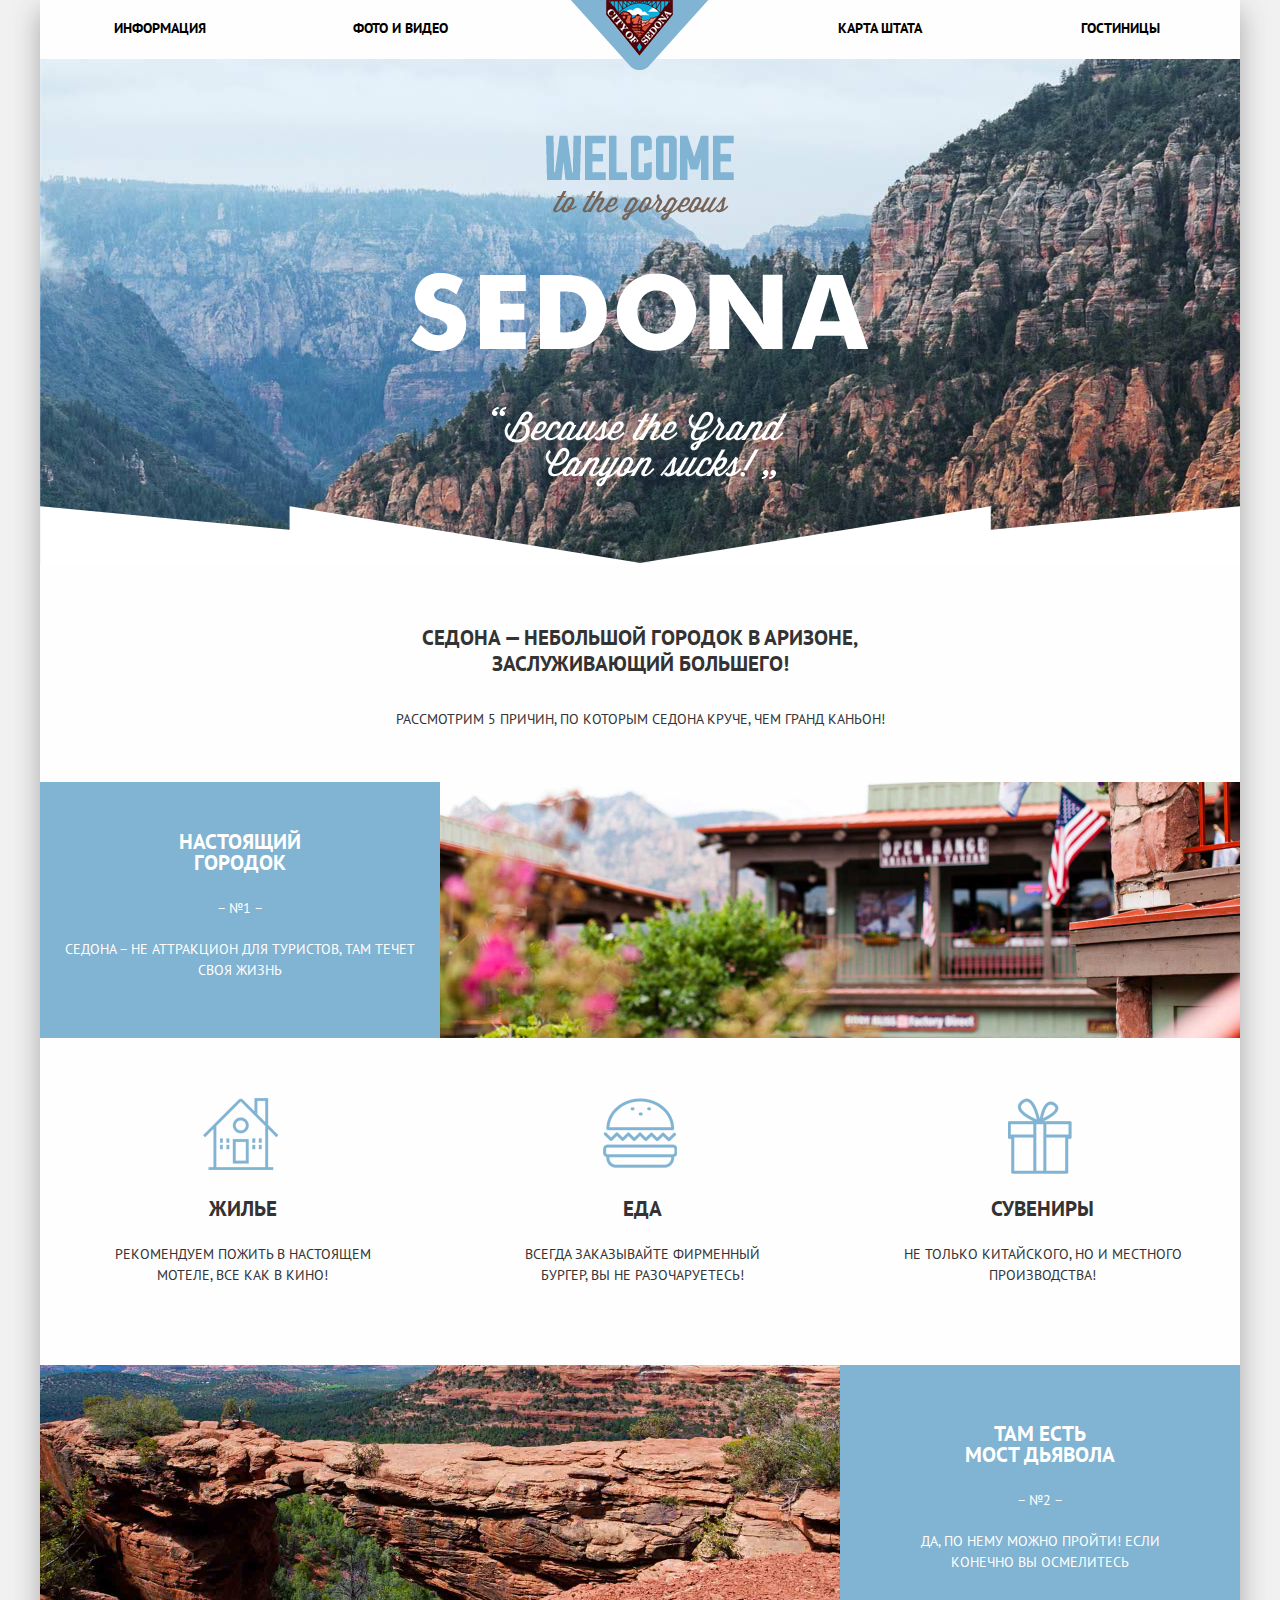
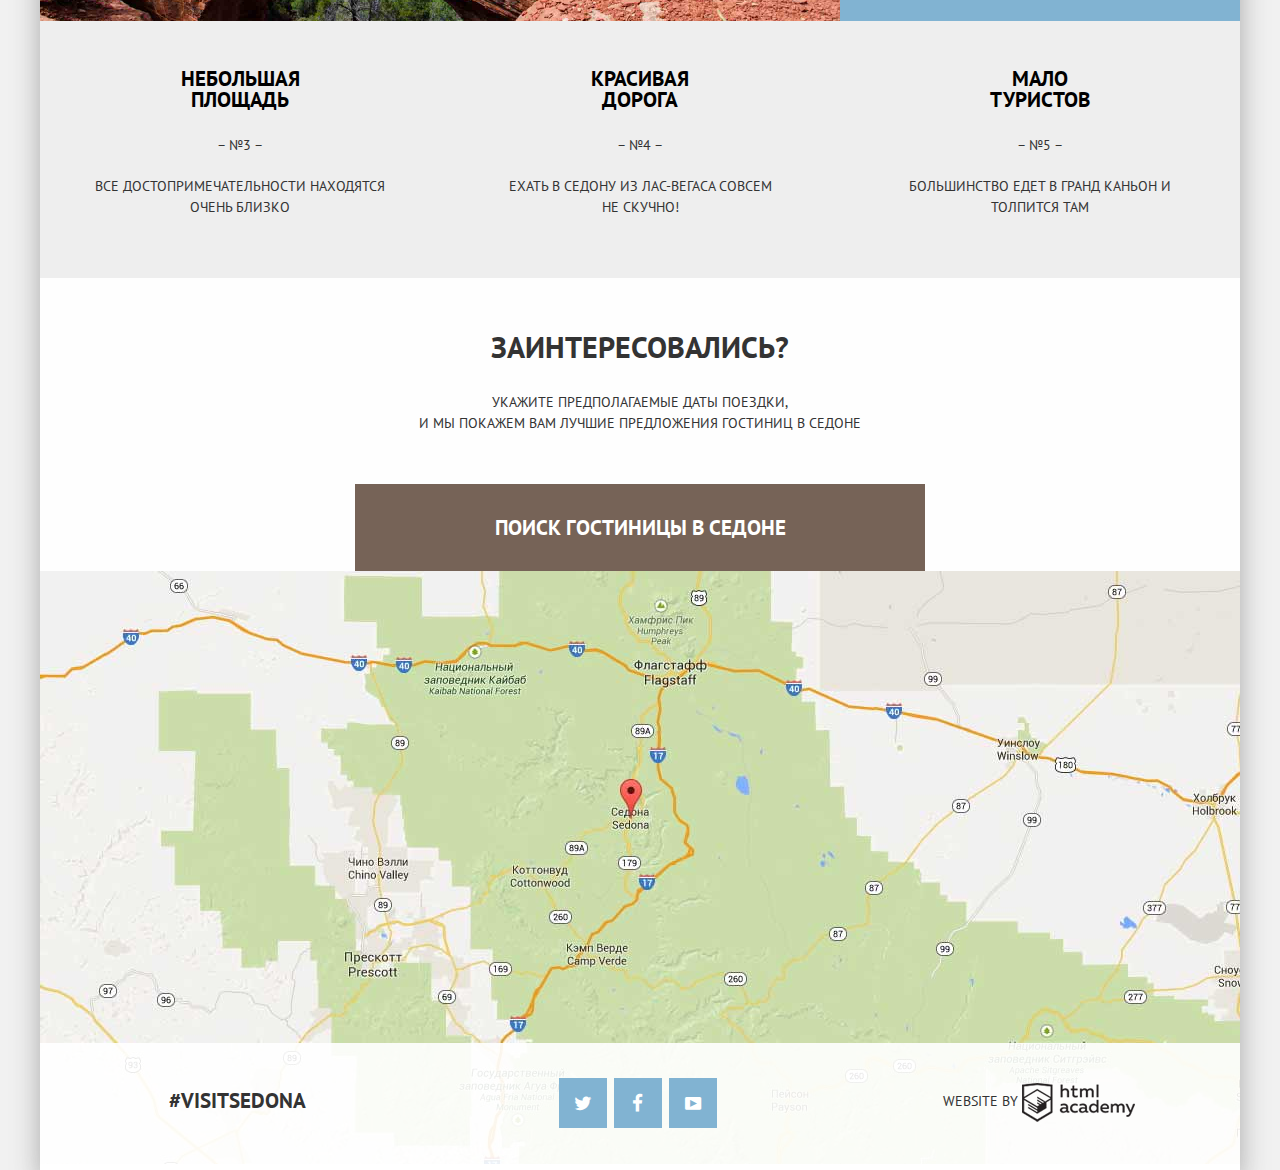
<file: index.html>
<!DOCTYPE html>
<html lang="ru">
  <head>
    <meta charset="utf-8">
    <title>Добро пожаловать в Седону!</title>
    <link href="https://fonts.googleapis.com/css?family=PT+Sans:400,700&subset=cyrillic" rel="stylesheet">
    <link href="css/normalize.css" rel="stylesheet">
    <link href="css/style.css" rel="stylesheet">
  </head>
  <body>
    <div class="wrapper">
      <header class="main-header">
        <div class="container">
          <nav class="main-navigation">
            <ul class="main-navigation-list">
              <li class="main-navigation-item"><a href="#">Информация</a></li>
              <li class="main-navigation-item"><a href="#">Фото и видео</a></li>
              <li class="main-navigation-item"><a href="#">Карта штата</a></li>
              <li class="main-navigation-item"><a href="hotels.html">Гостиницы</a></li>
            </ul>
          </nav>
          <a class="logo"><img src="img/logo.png" width="138" height="70" alt="Логотип Седоны"></a>
        </div>
      </header>
      <main class="container">
        <div class="container-welcome">
          <img src="img/welcome.png" width="458" height="352" alt="Добро пожаловать в Седону!">
        </div>
        <article class="container-intro">
          <h1>Седона — небольшой городок в Аризоне,<br> заслуживающий большего!</h1>
          <p>Рассмотрим 5 причин, по которым Седона круче, чем Гранд Каньон!</p>
        </article>
        <div class="reasons-block clearfix">
          <div class="reason reason-blue">
            <h2 class="reason-name">Настоящий <br>городок</h2>
            <b>– №1 –</b>
            <p>Седона – не аттракцион для туристов, там течет своя жизнь</p>
          </div>
          <figure class="reason-image city">
            <img src="img/sedona-city.jpg" alt="Фотография Седоны" width="1600" height="800">
          </figure>
        </div>
        <div class="features-block clearfix">
          <div class="feature house">
            <b class="feature-name">Жилье</b>
            <p>Рекомендуем пожить в настоящем мотеле, все как в кино!</p>
          </div>
          <div class="feature food">
            <b class="feature-name">Еда</b>
            <p>Всегда заказывайте фирменный бургер, вы не разочаруетесь!</p>
          </div>
          <div class="feature souvenir">
            <b class="feature-name">Сувениры</b>
            <p>Не только китайского, но и местного производства!</p>
          </div>
        </div>
        <div class="reasons-block clearfix">
          <figure class="reason-image bridge">
            <img src="img/devils-bridge.jpg" alt="Мост Дьявола" width="1600" height="800">
          </figure>
          <div class="reason reason-blue devils-bridge">
            <h2 class="reason-name">Там есть <br>мост дьявола</h2>
            <b>– №2 –</b>
            <p>Да, по нему можно пройти! Если конечно вы осмелитесь</p>
          </div>
        </div>
        <div class="reasons-list clearfix">
            <div class="reason">
              <h2 class="reason-name">Небольшая <br>площадь</h2>
              <b>– №3 –</b>
              <p>Все достопримечательности находятся<br> очень близко</p>
            </div>
            <div class="reason">
              <h2 class="reason-name">Красивая <br>дорога</h2>
              <b>– №4 –</b>
              <p>Ехать в Седону из Лас-Вегаса совсем<br> не скучно!</p>
            </div>
            <div class="reason">
              <h2 class="reason-name">Мало <br>туристов</h2>
              <b>– №5 –</b>
              <p>Большинство едет в Гранд Каньон и <br>толпится там</p>
            </div>
        </div>
        <div class="container-booking">
          <b>Заинтересовались?</b>
          <p>Укажите предполагаемые даты поездки, <br>и мы покажем вам лучшие предложения гостиниц в Седоне</p>
          <a href="#" class="btn-search selected">Поиск гостиницы в Седоне</a>
          <div class="search-form">
            <form action="#" method="post">
              <fieldset class="check-in">
                <label>
                  Дата заезда:
                  <input class="date" type="text" value="24 апреля 2016" name="date-in" >
                </label>
                <button class="icon-calendar" type="button"></button>
              </fieldset>
              <fieldset class="check-out">
                <label>
                  Дата выезда:
                  <input class="date" type="text" value="4 июля 2016" name="date-out">
                </label>
                <button class="icon-calendar" type="button"></button>
              </fieldset>
              <div class="amount-wrapper clearfix">
                <fieldset class="adult-amount">
                  <label for="adult-amount">Взрослые:</label>
                  <div class="amount-counter">
                    <button class="item-minus" type="button"><span class="icon-minus"></span></button>
                    <input class="amount-number" type="text" name="adult-quantity" value="2" id="adult-amount">
                    <button class="item-plus" type="button"><span class="icon-plus"></span></button>
                  </div>
                </fieldset>
                <fieldset class="child-amount">
                  <label for="child-amount">Дети:</label>
                  <div class="amount-counter">
                    <button class="item-minus" type="button"><span class="icon-minus"></span></button>
                    <input class="amount-number" type="text" name="child-quantity" value="0" id="child-amount">
                    <button class="item-plus" type="button"><span class="icon-plus"></span></button>
                  </div>
                </fieldset>
              </div>
              <div class="action">
                <input type="submit" class="find" value="Найти">
              </div>
            </form>
          </div>
        </div>
        <div class="map">
          <img src="img/map.jpg" width="1200" height="593" alt="Седона на карте">
        </div>
      </main>
      <footer class="main-footer">
        <div class="container clearfix">
          <section class="footer-hashtag">
            #visitsedona
          </section>
          <section class="footer-social">
            <a class="social-btn" href="#">Твиттер <span class="icon-twitter"></span></a>
            <a class="social-btn" href="#">Фейсбук <span class="icon-facebook"></span></a>
            <a class="social-btn" href="#">YouTube <span class="icon-youtube"></span></a>
          </section>
          <section class="footer-copyright">
            Website by
            <a href="https://htmlacademy.ru" class="btn"></a>
          </section>
        </div>
      </footer>
    </div>
    <script src="js/popup.js"></script>
  </body>
</html>
</file>
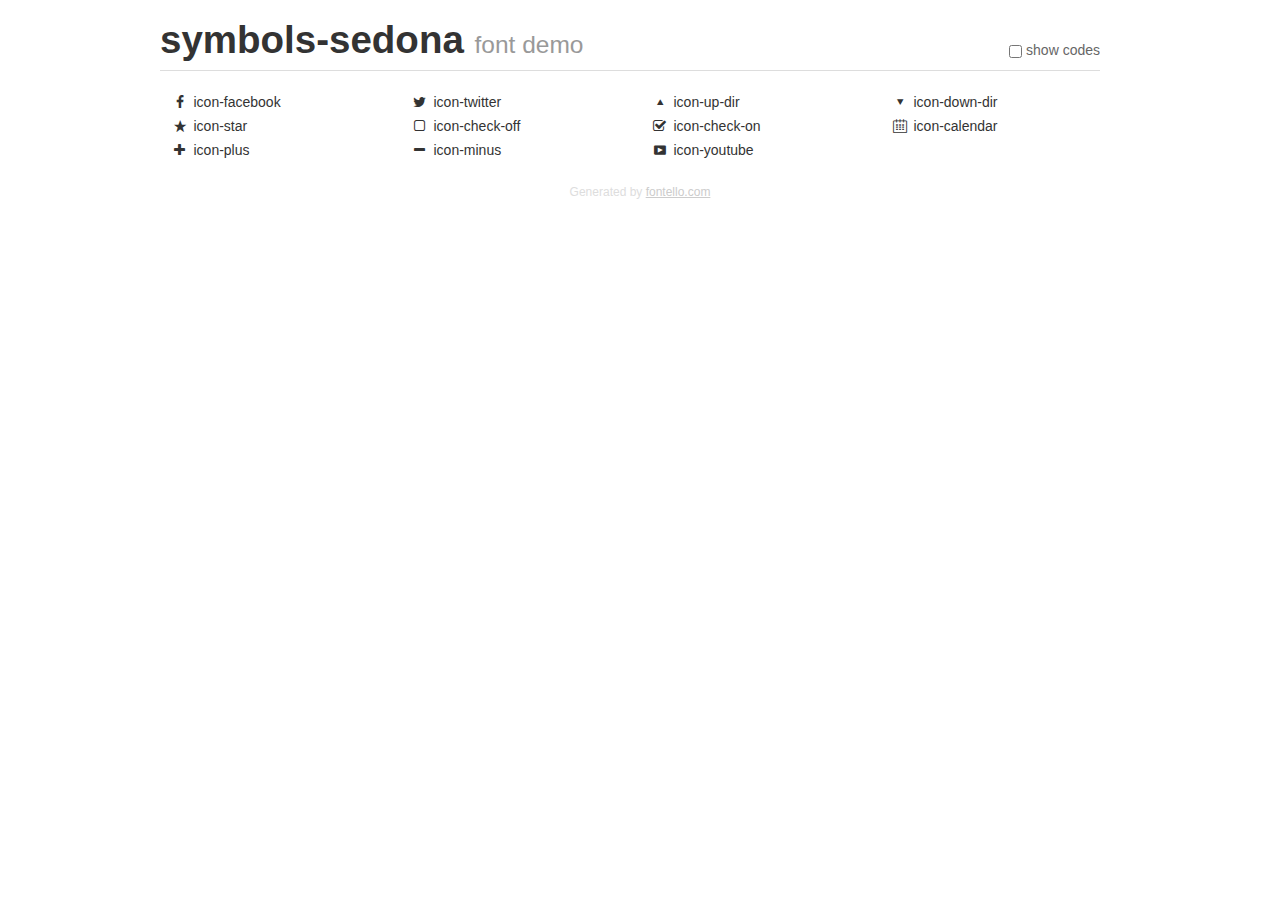
<file: demo.html>
<!DOCTYPE html>
<html>
  <head>
    <meta charset="UTF-8">
    <style>
      .clearfix {
        *zoom: 1;
      }
      .clearfix:before,
      .clearfix:after {
        content: "";

        display: table;

        line-height: 0;
      }
      .clearfix:after {
        clear: both;
      }
      html {
        font-size: 100%;

        -webkit-text-size-adjust: 100%;
            -ms-text-size-adjust: 100%;
      }
      a:focus {
        outline: thin dotted #333333;
        outline: 5px auto -webkit-focus-ring-color;
        outline-offset: -2px;
      }
      a:hover,
      a:active {
        outline: 0;
      }
      button,
      input,
      select,
      textarea {
        margin: 0;

        font-size: 100%;
        vertical-align: middle;
      }
      button,
      input {
        line-height: normal;

        *overflow: visible;
      }
      button::-moz-focus-inner,
      input::-moz-focus-inner {
        padding: 0;

        border: 0;
      }
      body {
        margin: 0;

        font-size: 14px;
        line-height: 20px;
        font-family: "Helvetica Neue", Helvetica, Arial, sans-serif;
        color: #333333;

        background-color: #ffffff;
      }
      a {
        color: #0088cc;
        text-decoration: none;
      }
      a:hover {
        color: #005580;
        text-decoration: underline;
      }
      .row {
        margin-left: -20px;

        *zoom: 1;
      }
      .row:before,
      .row:after {
        content: "";

        display: table;

        line-height: 0;
      }
      .row:after {
        clear: both;
      }
      [class*="span"] {
        float: left;
        min-height: 1px;
        margin-left: 20px;
      }
      .container,
      .navbar-static-top .container,
      .navbar-fixed-top .container,
      .navbar-fixed-bottom .container {
        width: 940px;
      }
      .span12 {
        width: 940px;
      }
      .span11 {
        width: 860px;
      }
      .span10 {
        width: 780px;
      }
      .span9 {
        width: 700px;
      }
      .span8 {
        width: 620px;
      }
      .span7 {
        width: 540px;
      }
      .span6 {
        width: 460px;
      }
      .span5 {
        width: 380px;
      }
      .span4 {
        width: 300px;
      }
      .span3 {
        width: 220px;
      }
      .span2 {
        width: 140px;
      }
      .span1 {
        width: 60px;
      }
      [class*="span"].pull-right,
      .row-fluid [class*="span"].pull-right {
        float: right;
      }
      .container {
        margin-right: auto;
        margin-left: auto;

        *zoom: 1;
      }
      .container:before,
      .container:after {
        content: "";

        display: table;

        line-height: 0;
      }
      .container:after {
        clear: both;
      }
      p {
        margin: 0 0 10px;
      }
      .lead {
        margin-bottom: 20px;

        font-weight: 200;
        font-size: 21px;
        line-height: 30px;
      }
      small {
        font-size: 85%;
      }
      h1 {
        margin: 10px 0;

        font-weight: bold;
        line-height: 20px;
        font-family: inherit;
        color: inherit;

        text-rendering: optimizelegibility;
      }
      h1 small {
        font-weight: normal;
        line-height: 1;
        color: #999999;
      }
      h1 {
        line-height: 40px;
      }
      h1 {
        font-size: 38.5px;
      }
      h1 small {
        font-size: 24.5px;
      }
      body {
        margin-top: 90px;
      }
      .header {
        position: fixed;
        top: 0;
        left: 50%;
        z-index: 10;

        margin-left: -480px;
        padding-top: 10px;

        background-color: #ffffff;
        border-bottom: 1px solid #dddddd;
      }
      .footer {
        margin-top: 20px;

        font-size: 12px;
        text-align: center;
        color: #dddddd;
      }
      .footer a {
        color: #cccccc;
        text-decoration: underline;
      }
      .the-icons {
        font-size: 14px;
        line-height: 24px;
      }
      .switch {
        position: absolute;
        right: 0;
        bottom: 10px;

        color: #666666;
      }
      .switch input {
        margin-right: 0.3em;
      }
      .codesOn .i-name {
        display: none;
      }
      .codesOn .i-code {
        display: inline;
      }
      .i-code {
        display: none;
      }
    </style>
    <link rel="stylesheet" href="css/symbols-sedona.css">
    <script>
      function toggleCodes(on) {
        var obj = document.getElementById('icons');

        if (on) {
          obj.className += ' codesOn';
        } else {
          obj.className = obj.className.replace(' codesOn', '');
        }
      }
    </script>
  </head>
  <body>
    <div class="container header">
      <h1>symbols-sedona <small>font demo</small></h1>
      <label class="switch">
        <input type="checkbox" onclick="toggleCodes(this.checked)">show codes
      </label>
    </div>
    <div id="icons" class="container">
      <div class="row">
        <div title="Code: 0x66" class="the-icons span3"><i class="icon-facebook"></i> <span class="i-name">icon-facebook</span><span class="i-code">0x66</span></div>
        <div title="Code: 0x74" class="the-icons span3"><i class="icon-twitter"></i> <span class="i-name">icon-twitter</span><span class="i-code">0x74</span></div>
        <div title="Code: 0x25b2" class="the-icons span3"><i class="icon-up-dir"></i> <span class="i-name">icon-up-dir</span><span class="i-code">0x25b2</span></div>
        <div title="Code: 0x25bc" class="the-icons span3"><i class="icon-down-dir"></i> <span class="i-name">icon-down-dir</span><span class="i-code">0x25bc</span></div>
      </div>
      <div class="row">
        <div title="Code: 0x2605" class="the-icons span3"><i class="icon-star"></i> <span class="i-name">icon-star</span><span class="i-code">0x2605</span></div>
        <div title="Code: 0x2610" class="the-icons span3"><i class="icon-check-off"></i> <span class="i-name">icon-check-off</span><span class="i-code">0x2610</span></div>
        <div title="Code: 0x2611" class="the-icons span3"><i class="icon-check-on"></i> <span class="i-name">icon-check-on</span><span class="i-code">0x2611</span></div>
        <div title="Code: 0xe800" class="the-icons span3"><i class="icon-calendar"></i> <span class="i-name">icon-calendar</span><span class="i-code">0xe800</span></div>
      </div>
      <div class="row">
        <div title="Code: 0xe801" class="the-icons span3"><i class="icon-plus"></i> <span class="i-name">icon-plus</span><span class="i-code">0xe801</span></div>
        <div title="Code: 0xe802" class="the-icons span3"><i class="icon-minus"></i> <span class="i-name">icon-minus</span><span class="i-code">0xe802</span></div>
        <div title="Code: 0xf39e" class="the-icons span3"><i class="icon-youtube"></i> <span class="i-name">icon-youtube</span><span class="i-code">0xf39e</span></div>
      </div>
    </div>
    <div class="container footer">Generated by <a href="http://fontello.com">fontello.com</a></div>
  </body>
</html>
</file>
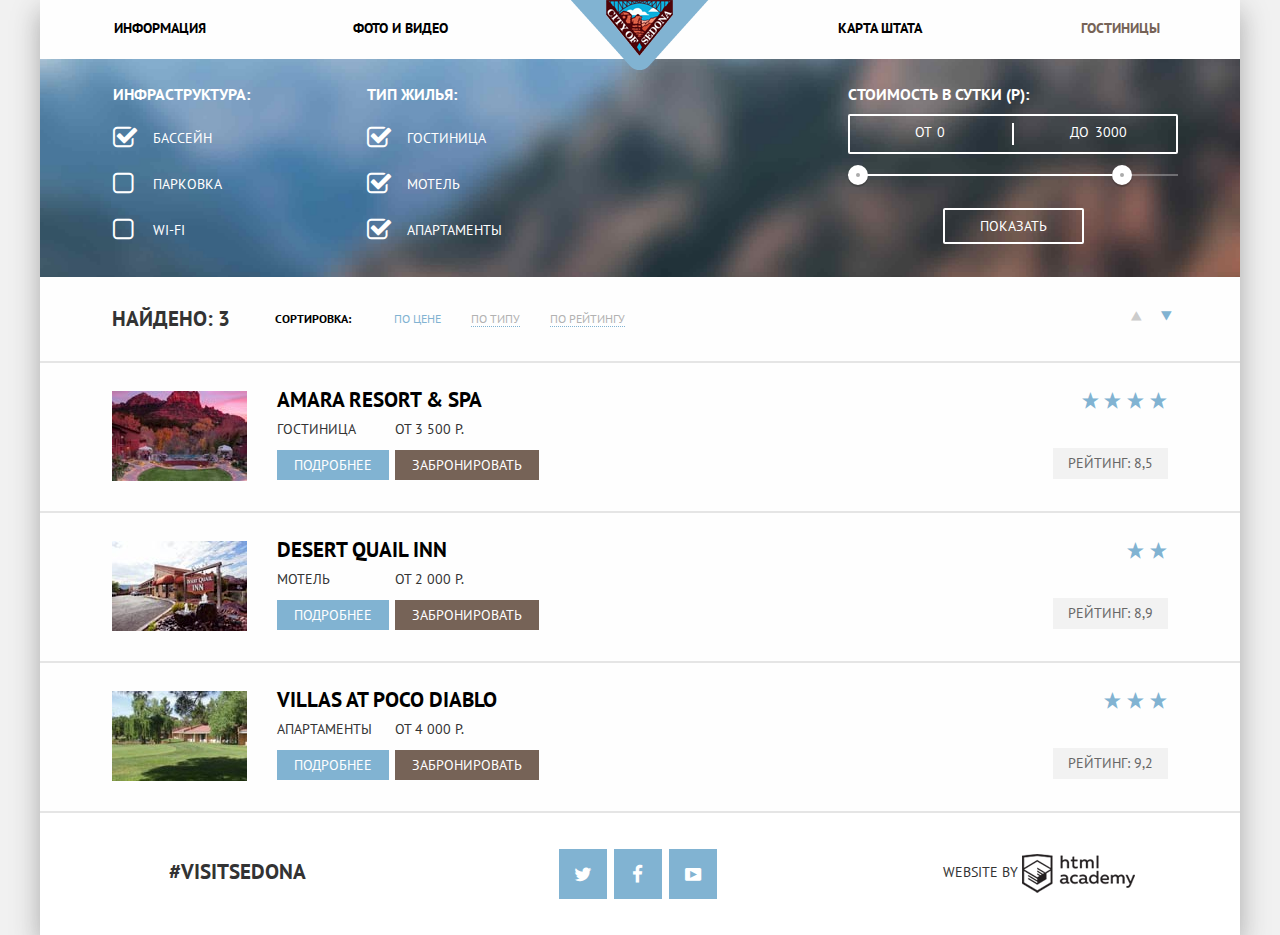
<file: hotels.html>
<!DOCTYPE html>
<html lang="ru">
  <head>
    <meta charset="utf-8">
    <title>Добро пожаловать в Седону!</title>
    <link href="https://fonts.googleapis.com/css?family=PT+Sans:400,700&subset=cyrillic" rel="stylesheet">
    <link href="css/normalize.css" rel="stylesheet">
    <link href="css/style.css" rel="stylesheet">
  </head>
  <body>
    <div class="wrapper">
      <header class="main-header">
          <div class="container">
            <nav class="main-navigation">
              <ul class="main-navigation-list">
                <li class="main-navigation-item"><a href="#">Информация</a></li>
                <li class="main-navigation-item"><a href="#">Фото и видео</a></li>
                <li class="main-navigation-item"><a href="#">Карта штата</a></li>
                <li class="main-navigation-item active"><a href="hotels.html">Гостиницы</a></li>
              </ul>
            </nav>
            <a class="logo" href="index.html"><img src="img/logo.png" width="138" height="70" alt="Логотип Седоны"></a>
          </div>
      </header>
      <form class="filter-form clearfix" action="#" method="post">
        <fieldset class="filter-item infrastructure">
          <legend>Инфраструктура:</legend>
          <input type="checkbox" name="pool" id="pool" checked>
          <label for="pool">
            Бассейн
          </label>
          <input type="checkbox" name="parking" id="parking">
          <label for="parking">
            Парковка
          </label>
          <input type="checkbox" name="wi-fi" id="wi-fi">
          <label for="wi-fi">
            Wi-Fi
          </label>
        </fieldset>
        <fieldset class="filter-item housing">
          <legend>Тип жилья:</legend>
          <input type="checkbox" name="hotel" id="hotel" checked>
          <label for="hotel">
            Гостиница
          </label>
          <input type="checkbox" name="motel" id="motel" checked>
          <label for="motel">
            Мотель
          </label>
          <input type="checkbox" name="appartments" id="appartments" checked>
          <label for="appartments">
            Апартаменты
          </label>
        </fieldset>
        <div class="rangeslider">
          <div class="rangeslider-title">Стоимость в сутки (р):</div>
          <div class="price-controls">
            <label class="min-price">от <input type="text" name="min-price" value="0"></label>
            <label class="max-price">до <input type="text" name="max-price" value="3000"></label>
          </div>
          <div class="range-controls">
            <div class="scale">
              <div class="bar"></div>
            </div>
            <div class="range-toggle range-toggle-min"></div>
            <div class="range-toggle range-toggle-max"></div>
          </div>
          <button class="btn-transparent" type="submit">Показать</button>
        </div>
      </form>
      <div class="container">
        <div class="sort-header clearfix">
          <h1>Найдено: 3</h1>
          <div class="sorting">
            Сортировка:
            <ul class="sort-list">
              <li class="sort-item"><a href="#" class="by-price selected">По цене</a></li>
              <li class="sort-item"><a href="#" class="by-type">По типу</a></li>
              <li class="sort-item"><a href="#" class="by-rate">По рейтингу</a></li>
            </ul>
          </div>
          <div class="sort-direction">
            <a href="#" class="arrows asc"><span class="icon-up-dir"></span></a>
            <a href="#" class="arrows desc selected"><span class="icon-down-dir"></span></a>
          </div>
        </div>
        <div class="hotels-list">
          <article class="hotel clearfix">
            <figure class="hotel-image">
              <a href="#"><img src="img/hotel.jpg" width="135" height="90" alt="Отель Amara Resort &amp; Spa"></a>
            </figure>
            <div class="hotel-info">
              <h2><a class="hotel-name" href="#">Amara Resort &amp; Spa</a></h2>
              <div class="hotel-info-wrapper">
                <div class="info-left">
                  <span>Гостиница</span>
                  <a href="#" class="btn-more">Подробнее</a>
                </div>
                <div class="info-right">
                  <span>от 3 500 Р.</span>
                  <a href="#" class="btn-book">Забронировать</a>
                </div>
              </div>
            </div>
            <div class="hotel-rating">
              <div class="rating-stars">
                <span class="icon-star"></span><span class="icon-star"></span><span class="icon-star"></span><span class="icon-star"></span>
              </div>
              <div class="rating-number">
                Рейтинг: 8,5
              </div>
            </div>
          </article>
          <article class="hotel clearfix">
            <figure class="hotel-image">
              <a href="#"><img src="img/motel.jpg" width="135" height="90" alt="Мотель Desert Quail Inn"></a>
            </figure>
            <div class="hotel-info">
              <a href="#"></a>
              <h2><a class="hotel-name" href="#">Desert Quail Inn</a></h2>
              <div class="hotel-info-wrapper">
                <div class="info-left">
                  <span>Мотель</span>
                  <a href="#" class="btn-more">Подробнее</a>
                </div>
                <div class="info-right">
                  <span>от 2 000 Р.</span>
                  <a href="#" class="btn-book">Забронировать</a>
                </div>
              </div>
            </div>
            <div class="hotel-rating">
              <div class="rating-stars">
                <span class="icon-star"></span><span class="icon-star"></span>
              </div>
              <div class="rating-number">
                Рейтинг: 8,9
              </div>
            </div>
          </article>
          <article class="hotel clearfix">
            <figure class="hotel-image">
              <a href="#"><img src="img/appartments.jpg" width="135" height="90" alt="Апартаменты Villas at Poco Diablo"></a>
            </figure>
            <div class="hotel-info">
              <a href="#"></a>
              <h2><a class="hotel-name" href="#">Villas at Poco Diablo</a></h2>
              <div class="hotel-info-wrapper">
                <div class="info-left">
                  <span>Апартаменты</span>
                  <a href="#" class="btn-more">Подробнее</a>
                </div>
                <div class="info-right">
                  <span>от 4 000 Р.</span>
                  <a href="#" class="btn-book">Забронировать</a>
                </div>
              </div>
            </div>
            <div class="hotel-rating">
              <div class="rating-stars">
                <span class="icon-star"></span><span class="icon-star"></span><span class="icon-star"></span>
              </div>
              <div class="rating-number">
                Рейтинг: 9,2
              </div>
            </div>
          </article>
        </div>
      </div>
      <footer class="hotels-footer">
        <div class="container clearfix">
          <section class="footer-hashtag">
            #visitsedona
          </section>
          <section class="footer-social">
            <a class="social-btn" href="#">Твиттер <span class="icon-twitter"></span></a>
            <a class="social-btn" href="#">Фейсбук <span class="icon-facebook"></span></a>
            <a class="social-btn" href="#">YouTube <span class="icon-youtube"></span></a>
          </section>
          <section class="footer-copyright">
            Website by
            <a class="btn" href="https://htmlacademy.ru"><!-- <img src="img/academy-logo.png" width="113" height="39" alt="Логотип Академии"> --></a>
          </section>
        </div>
      </footer>
    </div>
  </body>
</html>
</file>
<file: css/style.css>
body {
  font-size: 14px;
  line-height: 21px;
  color: #333333;
  font-weight: 400;
  font-family: 'PT Sans', 'Arial', sans-serif;
  text-transform: uppercase;
  background-color: #f1f1f1;
}

 @font-face {
  font-weight: normal;
  font-style: normal;

  font-family: "symbols-sedona";
  src: url("../fonts/symbols-sedona.woff") format("woff"),
       url("../fonts/symbols-sedona.woff2") format("woff2");
}

[class^="icon-"]::before,
[class*=" icon-"]::before {
  display: inline-block;
  width: 1em;
  margin-right: 0.2em;
  margin-left: 0.2em;

  font-weight: normal;
  line-height: 1em;
  font-family: "symbols-sedona";
  text-align: center;
  text-transform: none;
  text-decoration: inherit;
  font-style: normal;
  font-variant: normal;

  speak: none;
}

.icon-facebook::before { content: "\66"; } /* "f" */
.icon-twitter::before { content: "\74"; } /* "t" */
.icon-up-dir::before { content: "\25b2"; } /* "▲" */
.icon-down-dir::before { content: "\25bc"; } /* "▼" */
.icon-star::before { content: "\2605"; } /* "★" */
.icon-check-off::before { content: "\2610"; } /* "☐" */
.icon-check-on::before { content: "\2611"; } /* "☑" */
.icon-calendar::before { content: "\e800"; } /* "" */
.icon-plus::before { content: "\e801"; } /* "" */
.icon-minus::before { content: "\e802"; } /* "" */
.icon-youtube::before { content: "\f39e"; } /* "" */

h1 {
  font-size: 21px;
  line-height: 26px;
  color: #333333;
  font-weight: bold;
  font-family: 'PT Sans', 'Arial', sans-serif;
}

h2 {
  font-size: 21px;
  line-height: 26px;
  color: #333333;
  font-weight: bold;
  font-family: 'PT Sans', 'Arial', sans-serif;
}

body {
  padding: 0;
  margin: 0;
  text-transform: uppercase;
}

.wrapper {
  min-width: 768px;
  max-width: 1200px;
  background-color: #fefefe;
  margin: 0 auto;
  box-shadow: 0px 11px 26px 0px rgba(50, 50, 50, 0.38);
}

.main-header {
  min-height: 56px;
}

.container {
  width: 100%;
  margin: 0 auto;
}

.main-navigation {
  width: 100%;
  color: #435378;
}

.clearfix::after {
  content: "";
  display: table;
  clear: both;
}

.main-navigation-list {
  padding-left: 0px;
  font-size: 0px;
}

.main-navigation-item {
  display: inline-block;
  width: 20%;
  text-align: center;
  padding-top: 15px;
  padding-bottom: 15px;
  vertical-align: center;
}

.main-navigation a {
  text-decoration: none;
  font-weight: 700;
  font-size: 14px;
  line-height: 26px;
  color: #000
}

.main-navigation a:hover {
  color: #81b3d2;
}

.main-navigation a:focus {
  color: #c7c7c7;
}

.main-navigation-item:nth-child(2) {
  margin-right: 20%;
}

.main-navigation .active a {
  color: #766357;
}

.main-navigation .active a:hover {
  color: #604e43;
}

.main-navigation .active a:focus {
  color: #d6d0cc;
}

.logo {
  position: absolute;
  height: 70px;
  left: 50%;
  top: 0;
  transform: translateX(-50%);
  z-index: 1;
}

.container-welcome {
  position: relative;
  margin: 0px auto;
  padding-top: 76px;
  padding-bottom: 70px;
  margin-bottom: 62px;
  text-align: center;
  background: #475958 url(../img/background.jpg) no-repeat 100% 22%;
  width: 100%;
}

.container-welcome::after {
  content: "";
  position: absolute;
  background-image: url(../img/white-mask.png);
  background-size: 100% 57px;
  width: 100%;
  left: 0;
  height: 57px;
  bottom: 0px;
}

.container-intro {
  text-align: center;
  width: 100%;
  margin-bottom: 50px;
}

.container-intro h1 {
  margin-top: 0px;
  font-size: 21px;
  line-height: 26px;
  font-weight: 700;
  padding-bottom: 15px;
}

.container-intro p {
  margin-top: 0px;
  font-size: 14px;
  line-height: 26px;
  color: #333;
}

.reasons-block {
  width: 100%;
}

.reason-blue {
  float: left;
  width: calc(400/1200*100%);
  /*width: 33.3333333%;*/
  background-color: #81b3d2;
  padding: 49px 2% 30px 2%;
  text-align: center;
  color: #fff;
  box-sizing: border-box;
  height: 256px;
}

.reason-name {
  margin: 0px;
  margin-bottom: 25px;
  color: #fff;
  font-size: 21px;
  line-height: 21px;
  padding-left: calc(60/1200*100%);
  padding-right: calc(60/1200*100%);
}

.reason b {
  font-weight: 400;
}

.reason p {
  display: block;
  margin: 0px;
  padding-top: 20px;
}

.reason-image {
  float: right;
  width: calc(800/1200*100%);
  /*width: 66.6666666%;*/
  margin: 0px;
  padding: 0px;
  border: 0px;
  overflow: hidden;
  height: 256px;
}

.reason-image img {
  width: 800px;
  height: auto;
  transform: translate(0, -75px);
}

.devils-bridge {
  float: right;
  width: calc(400/1200*100%);
  /*width: 33.3333333%;*/
  background-color: #81b3d2;
  padding: 58px 4% 40px 4%;
  text-align: center;
  color: #fff;
  box-sizing: border-box;
}

.bridge {
  float: left;
  width: calc(800/1200*100%);
  /*width: 66.6666666%;*/
  margin: 0px;
  padding: 0px;
  border: 0px;
  overflow: hidden;
  height: 256px;
}

.bridge img {
  width: 800px;
  height: auto;
}

.features-block {
  width: 100%;
}

.feature {
  position: relative;
  padding: 160px calc(55/1200*100%) 65px calc(60/1200*100%);
  float: left;
  width: 33.3333333%;
  text-align: center;
  box-sizing: border-box;
}

.feature-name {
  display: block;
  margin-bottom: 25px;
  font-size: 21px;
  line-height: 21px;
  font-weight: 700;
}

.house::before {
  content: "";
  position: absolute;
  width: 75px;
  height: 72px;
  left: 50%;
  top: 60px;
  margin-left: -37px;
  background: url(../img/house.png) no-repeat;
}

.food::before {
  content: "";
  position: absolute;
  width: 74px;
  height: 70px;
  left: 50%;
  top: 60px;
  margin-left: -37px;
  background: url(../img/food.png) no-repeat;
}

.souvenir::before {
  content: "";
  position: absolute;
  width: 64px;
  height: 76px;
  left: 50%;
  top: 60px;
  margin-left: -32px;
  background: url(../img/souvenir.png) no-repeat;
}

.reasons-list {
  background-color: #eeeeee;
}

.reasons-list h2 {
  color: #000000;
}

.reasons-list .reason {
  float: left;
  width: 33.3333333%;
  height: auto;
  text-align: center;
  padding: 47px 0% 60px 0%;
  box-sizing: border-box;
}

.container-booking {
  width: 100%;
  text-align: center;
  padding-top: 57px;
}

.container-booking b {
  line-height: 24px;
  font-size: 30px;
  font-family: 'PT Sans', 'Arial', sans-serif;
  margin-top: 0px;
}

.container-booking p {
  margin-top: 0px;
  padding-top: 28px;
}

.btn-search {
  display: block;
  background-color: #766357;
  width: 570px;
  margin: 0 auto;
  text-transform: uppercase;
  padding-top: 33px;
  padding-bottom: 33px;
  font-size: 21px;
  margin-top: 50px;
  text-decoration: none;
  color: #ffffff;
  font-weight: 700;
  font-family: 'PT Sans', 'Arial', sans-serif;
}

.search-form {
  display: none;
  position: absolute;
  width: 570px;
  left: 50%;
  transform: translateX(-50%);
  background-color: #ffffff;
  box-shadow: 0px 11px 26px 0px rgba(50, 50, 50, 0.38);
  color: #000000;
  font-weight: 700;
  padding: 55px;
  box-sizing: border-box;
  z-index: 2;
}

.search-form-show {
  display: block;
}

.check-in {
  position: relative;
  box-sizing: border-box;
  margin: 0 0 30px;
  padding: 0px;
  border: 0px;
}

.icon-calendar {
  position: absolute;
  bottom: 5px;
  right: 15px;
  width: 20px;
  height: 25px;
  padding: 0px;
  margin: 0px;
  border: 0px;
  line-height: 20px;
  font-size: 20px;
  text-align: center;
  vertical-align: middle;
  background: none;
  cursor: pointer;
  color: #c2c2c2;
}

.icon-calendar:hover {
  color: #000000;
}

.icon-calendar:focus {
  color: #81b3d2;
  outline: none;
}

.check-out {
  position: relative;
  box-sizing: border-box;
  margin: 0 0 30px;
  padding: 0px;
  border: 0px;
}

.date {
  border: 0px;
  width: 346px;
  margin-left: 15px;
  background-color: #f2f2f2;
  padding-left: 10px;
  box-sizing: border-box;
  text-transform: uppercase;
  padding-top: 6px;
  padding-bottom: 6px;
  border: 2px solid #f2f2f2;
}

.date:hover {
  background-color: #ebebeb;
  border: 2px solid #ebebeb;
}

.date:focus {
  background-color: #ffffff;
  outline: none;
}

.amount-wrapper {
  margin-bottom: 55px
}

.adult-amount {
  float: left;
  margin: 0px;
  padding: 0px;
  border: 0px;
  width: 50%;
}

.child-amount {
  float: right;
  padding: 0px;
  margin: 0px;
  border: 0px;
  width: 50%;
}

.adult-amount label {
  float: left;
  line-height: 31px;
  width: 50%;
  text-align: left;
}

.child-amount label {
  float: left;
  padding-left: 0px;
  line-height: 31px;
  width: 50%;
}

.amount-counter {
  float: right;
  width: 114px;
  width: 50%;
}

.amount-counter .item-minus {
  width: 38px;
  height: 38px;
  float: left;
  background-color: #f2f2f2;
  border: 0px;
  cursor: pointer;
}

.amount-counter .item-minus:hover {
  background-color: #ebebeb;
}

.amount-counter .item-minus:focus {
  background-color: #ebebeb;
  outline: none;
}

.item-minus span {
  color: #a9a9a9;
}

.item-minus:hover span {
  color: #000;
}

.item-minus:focus span {
  color: #81b3d2;
}

.amount-counter .amount-number {
  float: left;
  width: 38px;
  padding: 0px;
  border: 0px;
  height: 38px;
  text-align: center;
  background-color: #f2f2f2;
}

.amount-counter input:hover {
  background-color: #ebebeb;
}

.amount-counter input:focus {
  background-color: #ffffff;
  border: 2px solid #e5e5e5;
  outline: none;
  box-sizing: border-box;
}

.amount-counter .item-plus {
  width: 38px;
  float: left;
  height: 38px;
  background-color: #f2f2f2;
  border: 0px;
  cursor: pointer;
}

.amount-counter .item-plus:hover {
  background-color: #ebebeb;
}

.amount-counter .item-plus:focus {
  background-color: #ebebeb;
  outline: none;
}

.item-plus span {
  color: #a9a9a9;
}

.item-plus:hover span {
  color: #000;
}

.item-plus:focus span {
  color: #81b3d2;
}

.action input {
  display: block;
  background-color: #81b3d2;
  color: #fff;
  width: 458px;
  margin: 0 auto;
  text-transform: uppercase;
  padding-top: 15px;
  padding-bottom: 15px;
  font-size: 21px;
  line-height: 26px;
  text-align: center;
  border: 0px;
  cursor: pointer;
}

.action input:hover {
  background-color: #669ec0;
}

.action input:focus {
  background-color: #5496bd;
  color: #88b6d1;
  outline: none;
}

.map img {
  width: 100%;
  height: auto;
}

/*страница hotels*/

.filter-form {
  padding: 0px;
  width: 100%;
  padding-left: calc(62/1200*100%);
  padding-right: calc(62/1200*100%);
  margin: 0px;
  padding-top: 25px;
  box-sizing: border-box;
  background: #525b60 url(../img/background-blur.jpg) no-repeat 100% 50%;
  background-size: cover;
  color: #fff;
  font-size: 14px;
  line-height: 21px;
}

input[type="checkbox"] {
  display: none;
}

input[type="checkbox"] + label {
  display: block;
  margin-left: 0;
  margin-right: 0;
  margin-bottom: 25px;
  line-height: 21px;
  padding-left: 40px;
  position: relative;
  cursor: pointer;
}

input[type="checkbox"]:checked + label::before {
  content: "\2611";
}

input[type="checkbox"]:checked + label:hover::before {
  color: #fefefe;
}

input[type="checkbox"] + label::before {
  content: "\2610";
  position: absolute;
  top: 0;
  left: 0;
  font-family: "symbols-sedona";
  width: 25px;
  height: 25px;
  font-size: 26px;
}
input[type="checkbox"] + label:hover::before {
  color: #fefefe;
}
input[type="checkbox"] + label::before {
  content: "\2610";
  position: absolute;
  top: 0;
  left: 0;
  font-family: "symbols-sedona";
  width: 25px;
  height: 25px;
  font-size: 26px;
}

.infrastructure legend {
  margin-bottom: 23px;
  font-size: 16px;
  line-height: 21px;
  font-weight: 700;
  padding: 0px;
}

.housing legend {
  margin-bottom: 23px;
  font-size: 16px;
  line-height: 21px;
  font-weight: 700;
  padding: 0px;
}

.filter-item {
  width: calc(260/1200*100%);
  float: left;
  border: none;
  padding-top: 0px;
}

/*фильтр цены*/

.rangeslider {
  float: right;
  width: 330px;
  color: #ffffff;
  text-transform: uppercase;
}

.rangeslider-title {
  margin-bottom: 9px;
  font-weight: 600;
  font-size: 16px;
  line-height: 21px;
}

.price-controls {
  position: relative;
  height: 36px;
  margin-bottom: 20px;

  font-size: 0px;

  border: 2px solid #ffffff;
  border-radius: 2px;
}

.price-controls::after {
  content: "";
  position: absolute;
  top: 50%;
  left: 50%;

  width: 2px;
  height: 22px;

  background: #ffffff;
  transform: translate(-50%, -50%);
}

.price-controls label {
  display: inline-block;

  font-size: 14px;
  line-height: 30px;
  vertical-align: top;

  cursor: pointer;
}

.price-controls .min-price,
.price-controls .max-price {
  width: 90px;
  padding-left: 65px;
}

.price-controls input {
  width: 50px;
  margin: 0px;

  color: inherit;
  font: inherit;

  background: none;
  border: none;
  outline: none;
}

.range-controls {
  position: relative;
  margin-bottom: 32px;
}

.range-controls .scale {
  height: 2px;

  background: rgba(255, 255, 255, 0.3);
}

.range-controls .bar {
  width: 80%;
  height: 2px;

  background: #ffffff;
}

.range-toggle {
  position: absolute;
  top: -9px;
  width: 4px;
  height: 4px;

  background: #ababab;
  border: 8px solid #ffffff;
  border-radius: 50%;
  box-shadow: 0 2px 1px 0 rgba(0, 1, 1, 0.2);
  cursor: pointer;
}

.range-toggle:hover {
  background: #1c4f80;
}

.range-toggle-min {
  left: 0;
}

.range-toggle-max {
  left: 80%;
}

.btn-transparent {
  display: block;
  margin: 0 auto;
  padding: 6px 35px;

  font-size: 14px;
  line-height: 20px;
  color: #ffffff;
  text-transform: uppercase;

  background: transparent;
  border: 2px solid #ffffff;
  border-radius: 2px;
  outline: none;
  cursor: pointer;
}

.btn-transparent:hover {
  color: #000000;
  background: #ffffff;
}

.filter-item label {
  display: block;
}

.sort-header {
  width: 100%;
  padding-top: 27px;
  padding-bottom: 23px;
  padding-left: 6%;
  padding-right: 5%;
  border-bottom: 2px solid #e5e5e5;
  box-sizing: border-box;
}

.sort-header h1 {
  float: left;
  width: 136px;
  font-size: 21px;
  line-height: 30px;
  margin: 0px;
}

.sorting {
  float: left;
  width: calc(650/1200*100%);
  margin-left: calc(30/1200*100%);
  /*outline: 3px solid red;*/
  color: #000000;
  font-size: 12px;
  line-height: 30px;
  font-weight: 600;
}

.sort-list {
  display: inline-block;
  font-size: 0px;
  padding-left: 40px;
}

.sort-list li {
  font-weight: normal;
  vertical-align: baseline;
}

.sort-list a {
  text-decoration: none;
}

.by-price {
  color: #81b3d2;
}

.by-type, .by-rate {
  color: #b2b2b2;
  border-bottom: 1px dotted #81b3d2;
}

.by-type:hover, .by-rate:hover {
  color: #81b3d2;
  border-bottom: 1px dotted #81b3d2;
}

.by-type:focus, .by-rate:focus {
  border: none;
  color: #000000;
  outline: none;
}

.sort-list li {
  display: inline-block;
  font-size: 12px;
  line-height: 18px;
  margin-right: 30px;
}

.sort-direction {
  float: right;
  width: 60px;
  /*outline: 3px solid #990753;*/
  font-size: 0px;
}

.arrows {
  display: inline-block;
  font-size: 23px;
  line-height: 20px;
  vertical-align: top;
  width: 50%;
  margin-left: 0px;
}

.asc span {
  color: #cccccc;
  margin-left: 0px;
  text-decoration: none;
}

.desc span {
  color: #81b3d2;
  text-decoration: none;
}

.arrows:hover span {
  color: #000000;
}

.arrows:focus span {
  color: #81b3d2;
}

.arrows .selected span:hover {
  color: #81b3d2;
}

.sort-direction a {
  text-decoration: none;
}

.hotel {
  width: 100%;
  padding-top: 28px;
  padding-bottom: 30px;
  padding-left: calc(72/1200*100%);
  padding-right: calc(72/1200*100%);
  border-bottom: 2px solid #e5e5e5;
  box-sizing: border-box;
}

.hotel figure {
  float: left;
  width: 33%;
  height: 90px;
  background-color: blue;
  margin: 0px;
  width: 135px;
}

.hotel .hotel-info {
  float: left;
  width: 40%;
  margin: 0px;
  padding-left: 30px;
}

.hotel h2 {
  margin: 0px 0px 11px;
  border: 0px;
  font-size: 21px;
  line-height: 17px;
}

.hotel-name {
  text-decoration: none;
  color: #000000;
}

.hotel-name:hover {
  color: #92bdd8;
}

.hotel-name:focus {
  color: #b2b2b2;  /*почему при нажатии не меняется цвет?*/
}

.hotel-info-wrapper {
  font-size: 0px;
}

.info-left {
  display: inline-block;
  font-size: 14px;
  line-height: 21px;
  margin-right: 6px;
  vertical-align: top;
}

.info-right {
  display: inline-block;
  font-size: 14px;
  line-height: 21px;
  vertical-align: top;
}

.btn-book, .btn-more {
  padding: 6px 17px;
  background-color: #81b3d2;
  /*margin-top: 17px;*/
}

.btn-more {
  background-color: #81b3d2;
  text-decoration: none;
  color: #ffffff;
}

.btn-more:hover {
  background-color: #669ec0;
}

.btn-more:focus {
  color: #6fa7c8;
  background-color: #5496bd;
}

.btn-book {
  background-color: #766357;
  text-decoration: none;
  color: #ffffff;
}

.btn-book:hover {
  background-color: #604e43;
}

.btn-book:focus {
  color: #857871;
  background-color: #503e33;
}

.info-left span {
  display: block;
  margin-bottom: 15px;
}

.info-right span {
  display: block;
  margin-bottom: 15px;
}
.hotel .hotel-rating {
  float: right;
}

.rating-stars {
  text-align: right;
  margin-bottom: 35px;
}

.rating-stars span {
  font-size: 19px;
  line-height: 18px;
  color: #81b3d2;
}

.icon-star::before {
  content: "\2605";
  margin-right: 0px;
}

.rating-number {
  background-color: #f2f2f2;
  padding: 5px 15px;
  color: #666666;
}

.main-footer {
  position: relative;
}

.main-footer .container {
  position: absolute;
  bottom: 0px;
  background: rgba(255, 255, 255, 0.9);
  width: 100%;
  text-align: center;
  padding: 35px 0px 42px 0px;
}

.footer-hashtag {
  width: 32%;
  float: left;
  font-size: 21px;
  line-height: 46px;
  margin: 0;
  font-weight: 700;
  padding-left: 10px;
  box-sizing: border-box;
}

.social-btn {
  display: inline-block;
  vertical-align: top;
  width: 48px;
  height: 50px;
  font-size: 0px;
  background-color: #81b3d2;
  position: relative;
  text-align: center;
  /*margin-right: 6px;*/
  margin-left: 3px;
}

.social-btn span {
  font-size: 19px;
  color: #ffffff;
  line-height: 50px;
  text-decoration: none;
}

.footer-social a {
  text-decoration: none;
}

.social-btn:focus span {
  color: #88b6d1;
}

.social-btn:hover {
  background-color: #669ec0;
}

.social-btn:focus {
  background-color: #5496bd;
  color: #88b6d1;
  outline: none;
}

.footer-social {
  width: 34.5%;
  float: left;
  padding-left: 10px;
  box-sizing: border-box;
}

.footer-copyright {
  width: 33.5%;
  float: right;
  margin-top: 0px;
  padding-top: 5px;
}

.footer-copyright a {
  display: inline-block;
  background-image: url(../img/academy-logo.png);
  height: 39px;
  width: 113px;
  vertical-align: middle;
}

.footer-copyright a:hover {
  background-image: url(../img/academy-logo-hvr.png);
}

.footer-copyright a:focus {
  background-image: url(../img/academy-logo-down.png);
}

.hotels-footer .container {
  background: rgba(255, 255, 255, 0.9);
  width: 100%;
  text-align: center;
  padding: 36px 0px;
}
</file>
<file: css/symbols-sedona.css>
@font-face {
  font-weight: normal;
  font-style: normal;

  font-family: "symbols-sedona";
  src: url("../fonts/symbols-sedona.woff") format("woff"),
       url("../fonts/symbols-sedona.woff2") format("woff2");
}

[class^="icon-"]::before,
[class*=" icon-"]::before {
  display: inline-block;
  width: 1em;
  margin-right: 0.2em;
  margin-left: 0.2em;

  font-weight: normal;
  line-height: 1em;
  font-family: "symbols-sedona";
  text-align: center;
  text-transform: none;
  text-decoration: inherit;
  font-style: normal;
  font-variant: normal;

  speak: none;
}

.icon-facebook::before { content: "\66"; } /* "f" */
.icon-twitter::before { content: "\74"; } /* "t" */
.icon-up-dir::before { content: "\25b2"; } /* "▲" */
.icon-down-dir::before { content: "\25bc"; } /* "▼" */
.icon-star::before { content: "\2605"; } /* "★" */
.icon-check-off::before { content: "\2610"; } /* "☐" */
.icon-check-on::before { content: "\2611"; } /* "☑" */
.icon-calendar::before { content: "\e800"; } /* "" */
.icon-plus::before { content: "\e801"; } /* "" */
.icon-minus::before { content: "\e802"; } /* "" */
.icon-youtube::before { content: "\f39e"; } /* "" */
</file>
